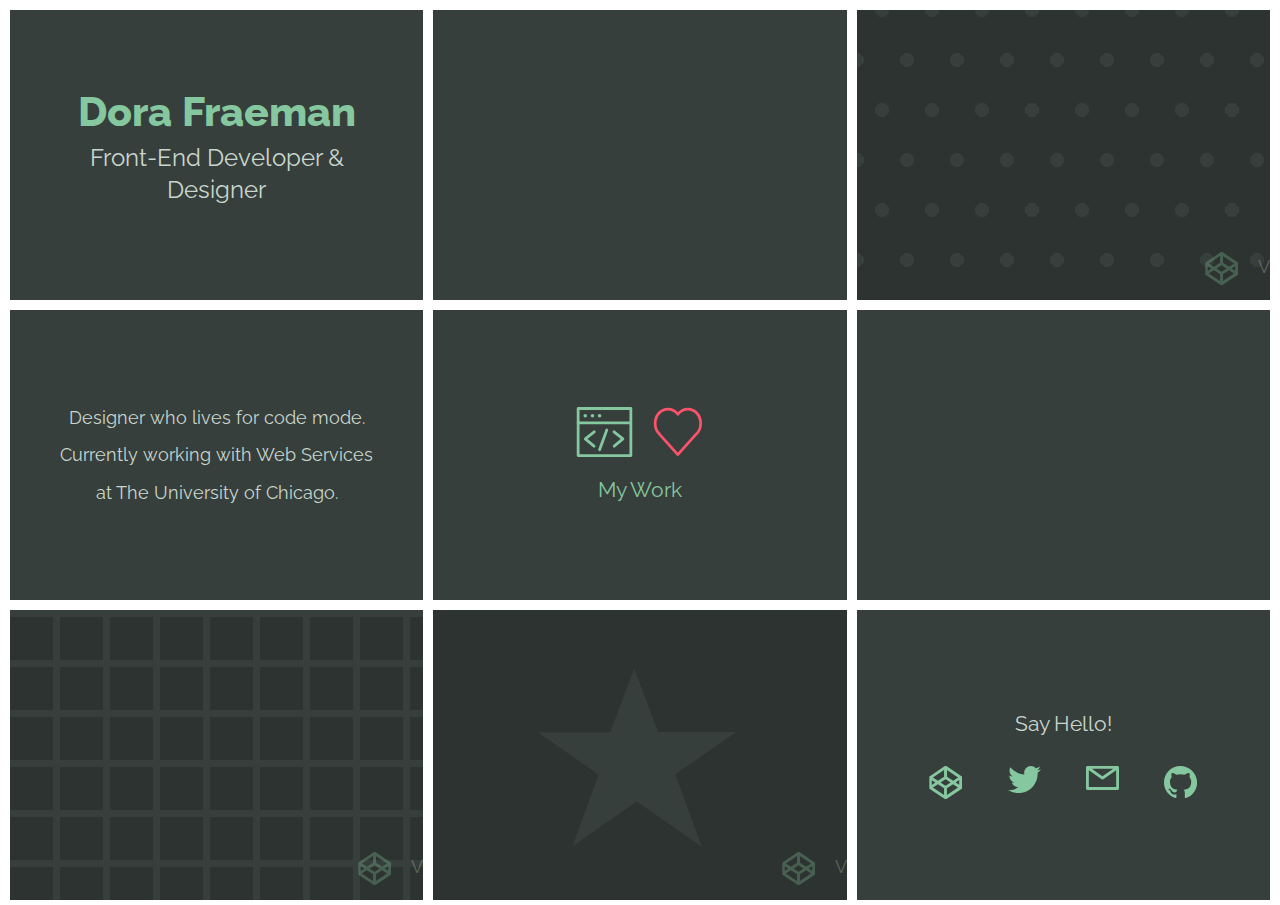
<file: index.html>
<!doctype html>
<head>
<meta charset="utf-8">
<title>Dora Fraeman | Front-End Developer &amp; Designer</title>
<meta name="description" content="">
<meta name="keywords" content="">
<meta name="viewport" content="width=device-width, initial-scale=1, user-scalable=0">
<link href="https://fonts.googleapis.com/css?family=Raleway:300,400,800" rel="stylesheet">
<link href="/css/site.css" rel="stylesheet" media="screen">

</head>

<body>
	<!-- Hi! Thanks for looking at my source code. May the force be with you, fellow HTML nerd. -->
	<article class="container">
		<div class="block me">
			<h1 class="name">Dora Fraeman</h1>
			<h2 class="title">Front-End Developer &amp; Designer</h2>
		</div>
		<div class="block null"></div>
		<div class="block dots">
			<p class="cp-link"><a href="http://codepen.io/dorafrae/pen/QKpmAw">
				<img src="/i/codepen.svg" alt="CodePen logo" class="cp-icon" />View on CodePen
			</a></p>
		</div>

		<div class="block intro">
			<p>Designer who lives for code mode. Currently working with Web Services at The University of Chicago.</p>
		</div>
		<div class="block work">

			<div class="icon-group"><a href="/work/">
				<img src="/i/icon-page.svg" alt="webpage graphic" class="icon-page">
				<img src="/i/icon-heart.svg" alt="heart outline" class="icon-heart">
			</a></div>
			<h3><a href="/work/">My Work</a></h3>
			
		</div>
		<div class="block null"></div>

		<div class="block grid">
			<div class="grid1"></div>
			<div class="grid2"></div>
			<div class="grid3"></div>
			<p class="cp-link"><a href="http://codepen.io/dorafrae/pen/ZpZRzq">
				<img src="/i/codepen.svg" alt="CodePen logo" class="cp-icon" />View on CodePen
			</a></p>
		</div>
		<div class="block star">
			<div class="star-wrap">
				<div class="star1"></div>
				<div class="star2"></div>
				<div class="star3"></div>
			</div>
			<p class="cp-link"><a href="http://codepen.io/dorafrae/pen/dpvmAq">
				<img src="/i/codepen.svg" alt="CodePen logo" class="cp-icon" />View on CodePen
			</a></p>
		</div>
		<div class="block social">
			<h3>Say Hello!</h3>
			<ul class="social-links">
				<li><a href="http://codepen.io/dorafrae/" class="codepen">CodePen</a></li>
				<li><a href="https://twitter.com/dorafrae" class="twitter">Twitter</a></li>
				<li><a href="mailto:dorafraeman@gmail.com" class="mail">Email</a></li>
				<li><a href="https://github.com/doraf" class="github">Github</a></li>
			</ul>
		</div>
	</article>

	<script src="https://ajax.googleapis.com/ajax/libs/jquery/3.1.0/jquery.min.js"></script>
	<script src="/js/core.js"></script>
</body>
</html>
</file>
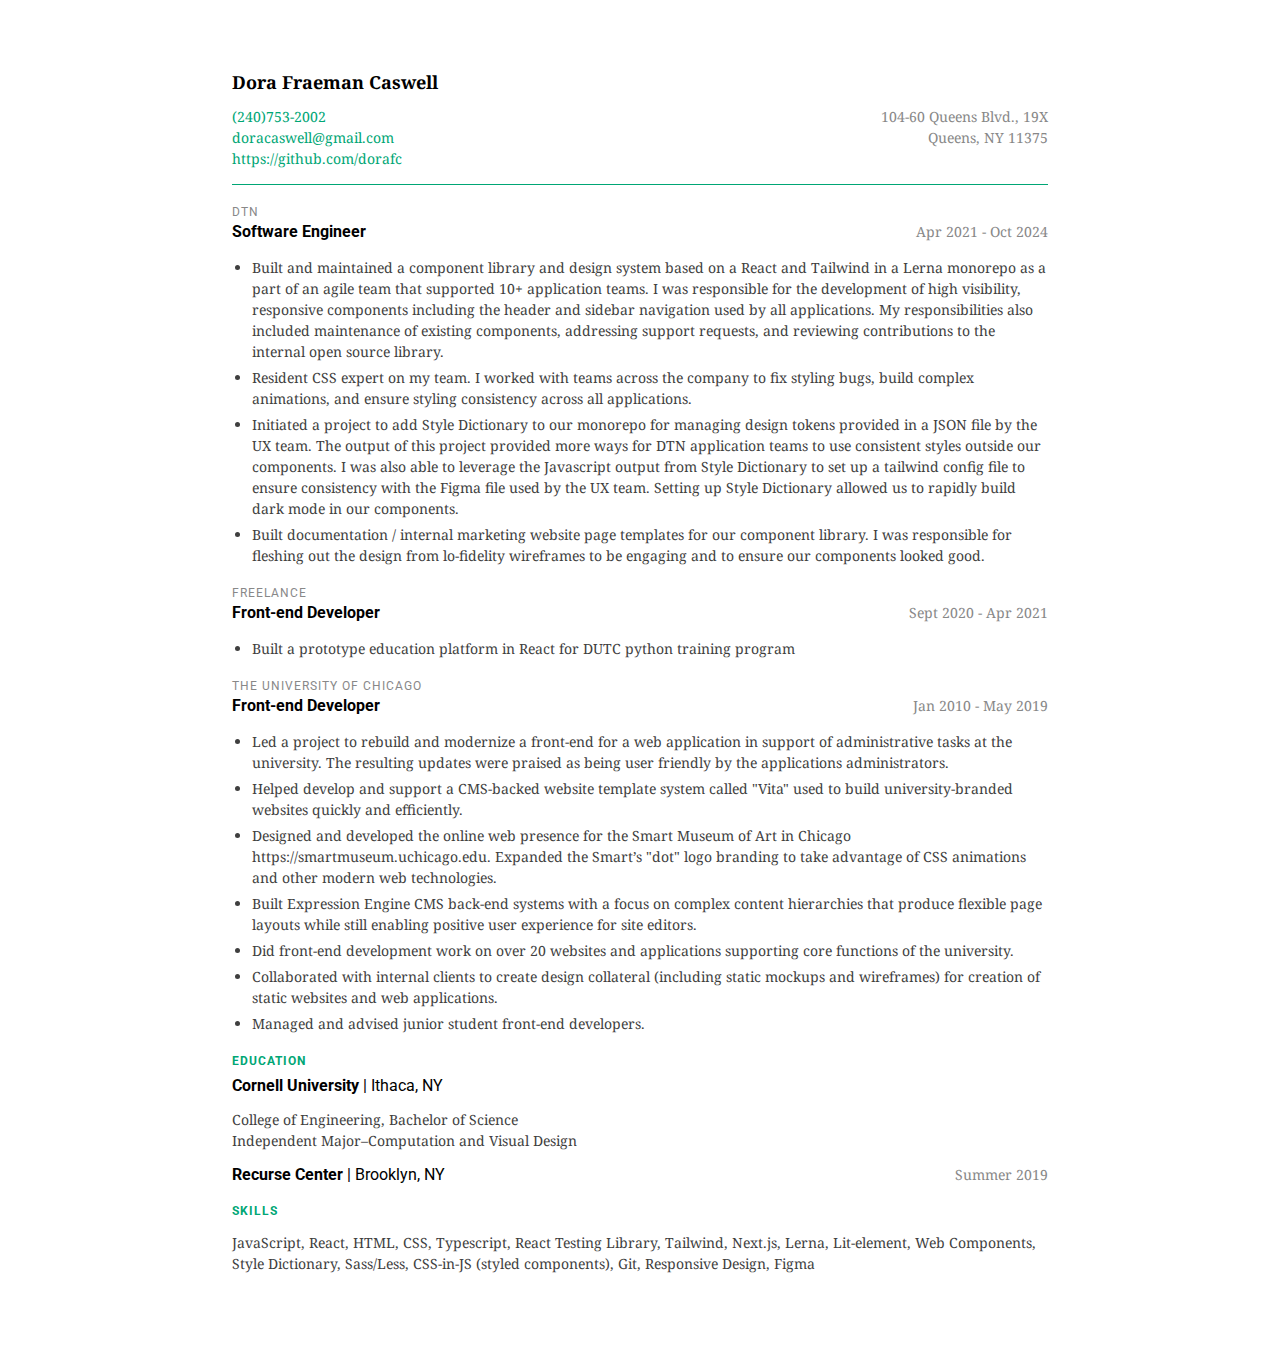
<file: resume/index.html>
<!DOCTYPE html>
<html lang="en">
<head>
  <meta charset="UTF-8">
  <meta name="viewport" content="width=device-width, initial-scale=1.0">
  <meta http-equiv="X-UA-Compatible" content="ie=edge">
  <link rel="stylesheet" href="style.css">
  <link href="https://fonts.googleapis.com/css?family=Noto+Serif:400,700&display=swap" rel="stylesheet">
  <link href="https://fonts.googleapis.com/css?family=Roboto:400,700&display=swap" rel="stylesheet">
  <title>Dora Caswell</title>
</head>
<body>
  <header>
    <h1>Dora Fraeman Caswell</h1>
    
    <div class="contact">
      <address>
        <a href="tel:+12407532002" class="phone">(240)753-2002</a><br />
        <a href="mailto:doracaswell@gmail.com" class="email">doracaswell@gmail.com</a><br />
        <a href="https://github.com/dorafc" class="github">https://github.com/dorafc</a>
      </address>

      <address>
        <span class="mail">104-60 Queens Blvd., 19X<br /> 
        Queens, NY 11375</span>
      </address>
    </div>
  </header>
  <main class="resume">
    <section class="work-experience">
      <section>
        <h4 class="employer">DTN</h4>
        <dl>
          <dt class="job-title">Software Engineer</dt>
          <dd class="dates">Apr 2021 - Oct 2024</dd>
        </dl>
        <ul>
          <li>Built and maintained a component library and design system based on a React and Tailwind in a Lerna monorepo as a part of an agile team that supported 10+ application teams. I was responsible for the development of high visibility, responsive components including the header and sidebar navigation used by all applications. My responsibilities also included maintenance of existing components, addressing support requests, and reviewing contributions to the internal open source library. </li>
          <li>Resident CSS expert on my team. I worked with teams across the company to fix styling bugs, build complex animations, and ensure styling consistency across all applications. </li>
          <li>Initiated a project to add Style Dictionary to our monorepo for managing design tokens provided in a JSON file by the UX team. The output of this project provided more ways for DTN application teams to use consistent styles outside our components. I was also able to leverage the Javascript output from Style Dictionary to set up a tailwind config file to ensure consistency with the Figma file used by the UX team. Setting up Style Dictionary allowed us to rapidly build dark mode in our components.</li>
          <li>Built documentation / internal marketing website page templates  for our component library. I was responsible for fleshing out the design from lo-fidelity wireframes to be engaging and to ensure our components looked good.</li>
        </ul>
      </section>

      <section>
        <h4 class="employer">Freelance</h4>
        <dl>
          <dt class="job-title">Front-end Developer</dt>
          <dd class="dates">Sept 2020 - Apr 2021</dd>
        </dl>
        <ul>
          <li>Built a prototype education platform in React for DUTC python training program</li>
        </ul>
      </section>

      <section>
        <h4 class="employer">The University of Chicago</h4>
        <dl>
          <dt class="job-title">Front-end Developer</dt>
          <dd class="dates">Jan 2010 - May 2019</dd>
        </dl>
        <ul>
          <li>Led a project to rebuild and modernize a front-end for a web application in support of administrative tasks at the university. The resulting updates were praised as being user friendly by the applications administrators.</li>
          <li>Helped develop and support a CMS-backed website template system called "Vita" used to build university-branded websites quickly and efficiently.</li>
          <li>Designed and developed the online web presence for the Smart Museum of Art in Chicago https://smartmuseum.uchicago.edu. Expanded the Smart’s "dot" logo branding to take advantage of CSS animations and other modern web technologies.</li>
          <li>Built Expression Engine CMS back-end systems with a focus on complex content hierarchies that produce flexible page layouts while still enabling positive user experience for site editors.</li>
          <li>Did front-end development work on over 20 websites and applications supporting core functions of the university.</li>
          <li>Collaborated with internal clients to create design collateral (including static mockups and wireframes) for creation of static websites and web applications.</li>
          <li>Managed and advised junior student front-end developers.</li>
        </ul>
      </section>
    </section>

    <section>
      <h2>Education</h2>
      <dl>
        <dt>Cornell University <span class="location">| Ithaca, NY</span></dt>
        <!-- <dd>Graduated Jan 2008</dd> -->
      </dl>
      <p>College of Engineering, Bachelor of Science<br />
        Independent Major–Computation and Visual Design
      </p>

      <dl>
        <dt>Recurse Center <span class="location">| Brooklyn, NY</span></dt>
        <dd>Summer 2019</dd>
      </dl>
    </section>

    <!-- <section>
      <h2>Projects</h2>
      <dl>
        <dt>Quilt Generator</dt>
        <dd></dd>
      </dl>
      <p>Quilt Generator is a procedural quilt pattern generator implemented in JavaScript.  By changing parameters, such as the types of block patterns, the color palette, and the frequency that each is repeated, the code generates a unique quilt pattern. The generator can match up edges to create cellular automata-like patterns. I created this generator with an intent to sew a real quilt based on one of these patterns.
      <br /><a href="https://github.com/dorafc/p5-quilt">https://github.com/dorafc/p5-quilt</a>
      </p> 
    </section> -->

    <section>
      <h2>Skills</h2>
      <p>JavaScript, React, HTML, CSS, Typescript, React Testing Library, Tailwind, Next.js, Lerna, Lit-element, Web Components, Style Dictionary, Sass/Less, CSS-in-JS (styled components), Git, Responsive Design, Figma</p>
    </section>
    
  </main>
</body>
</html>
</file>
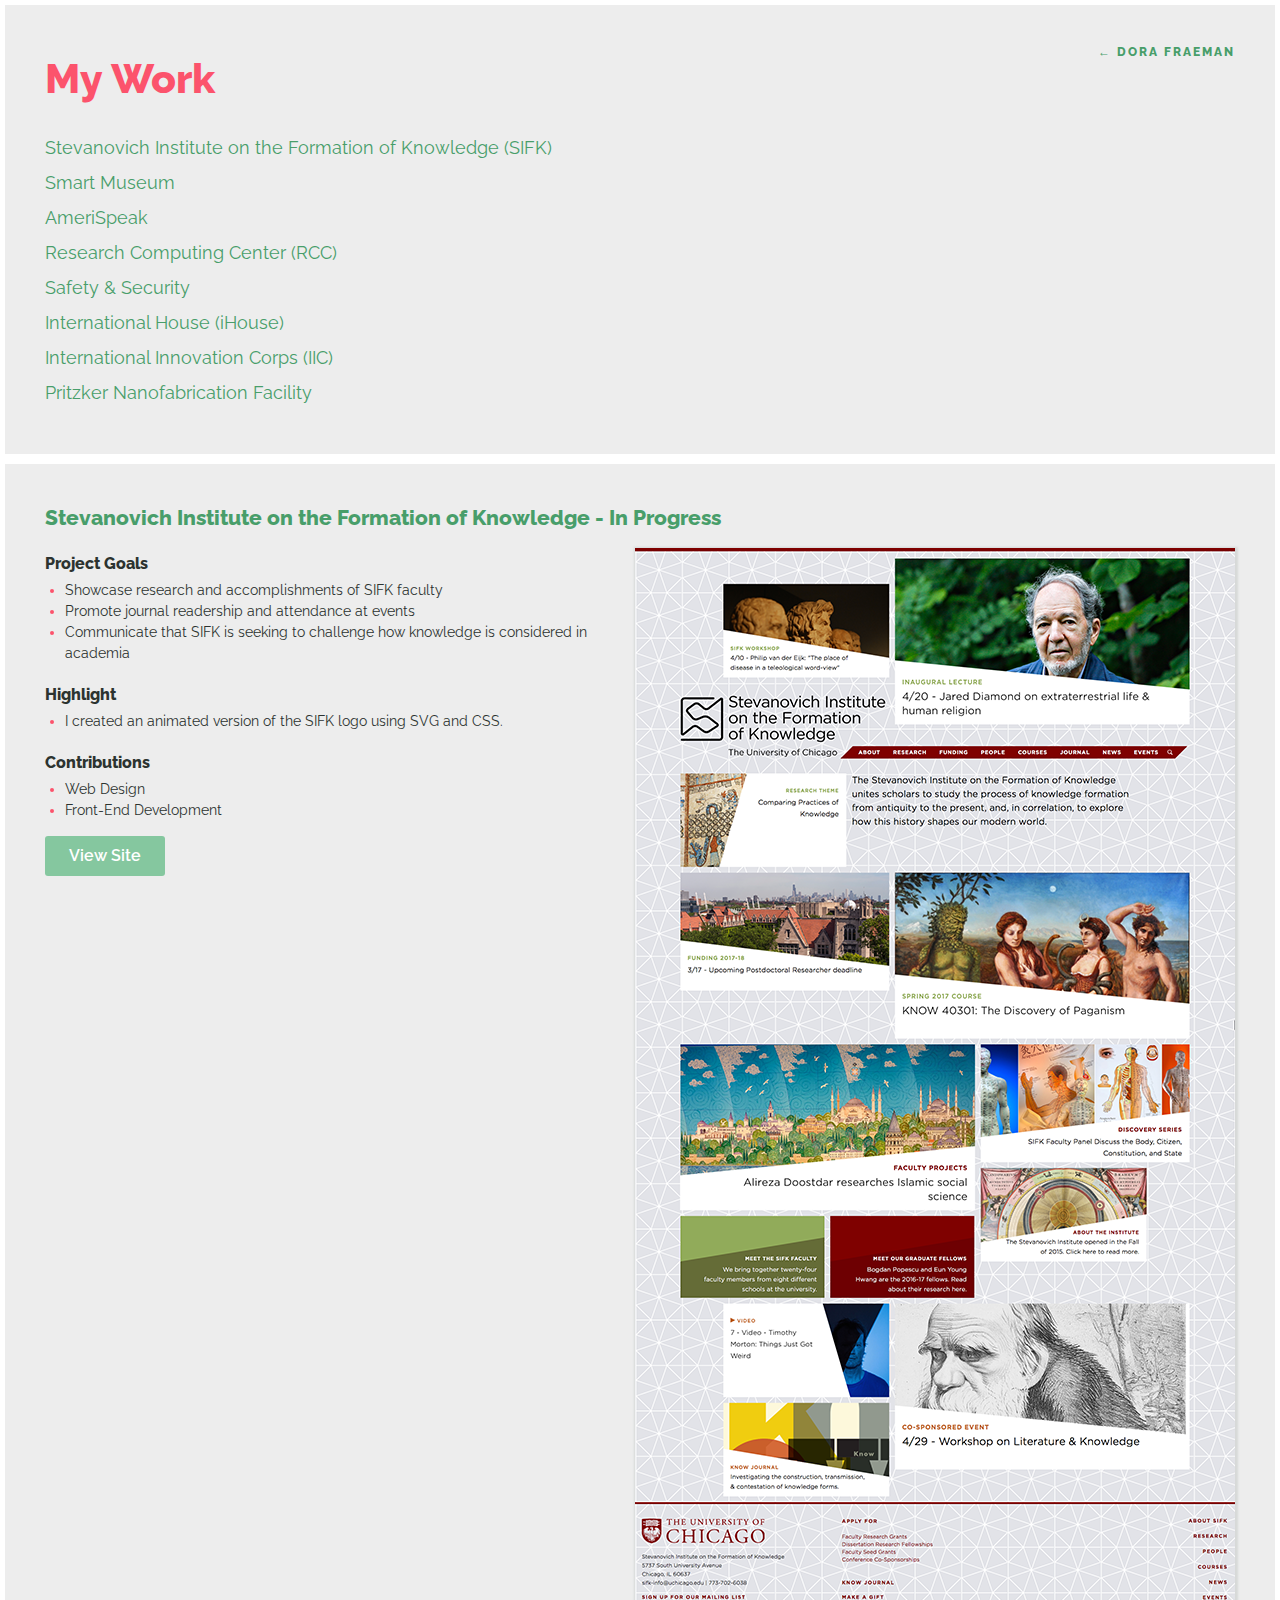
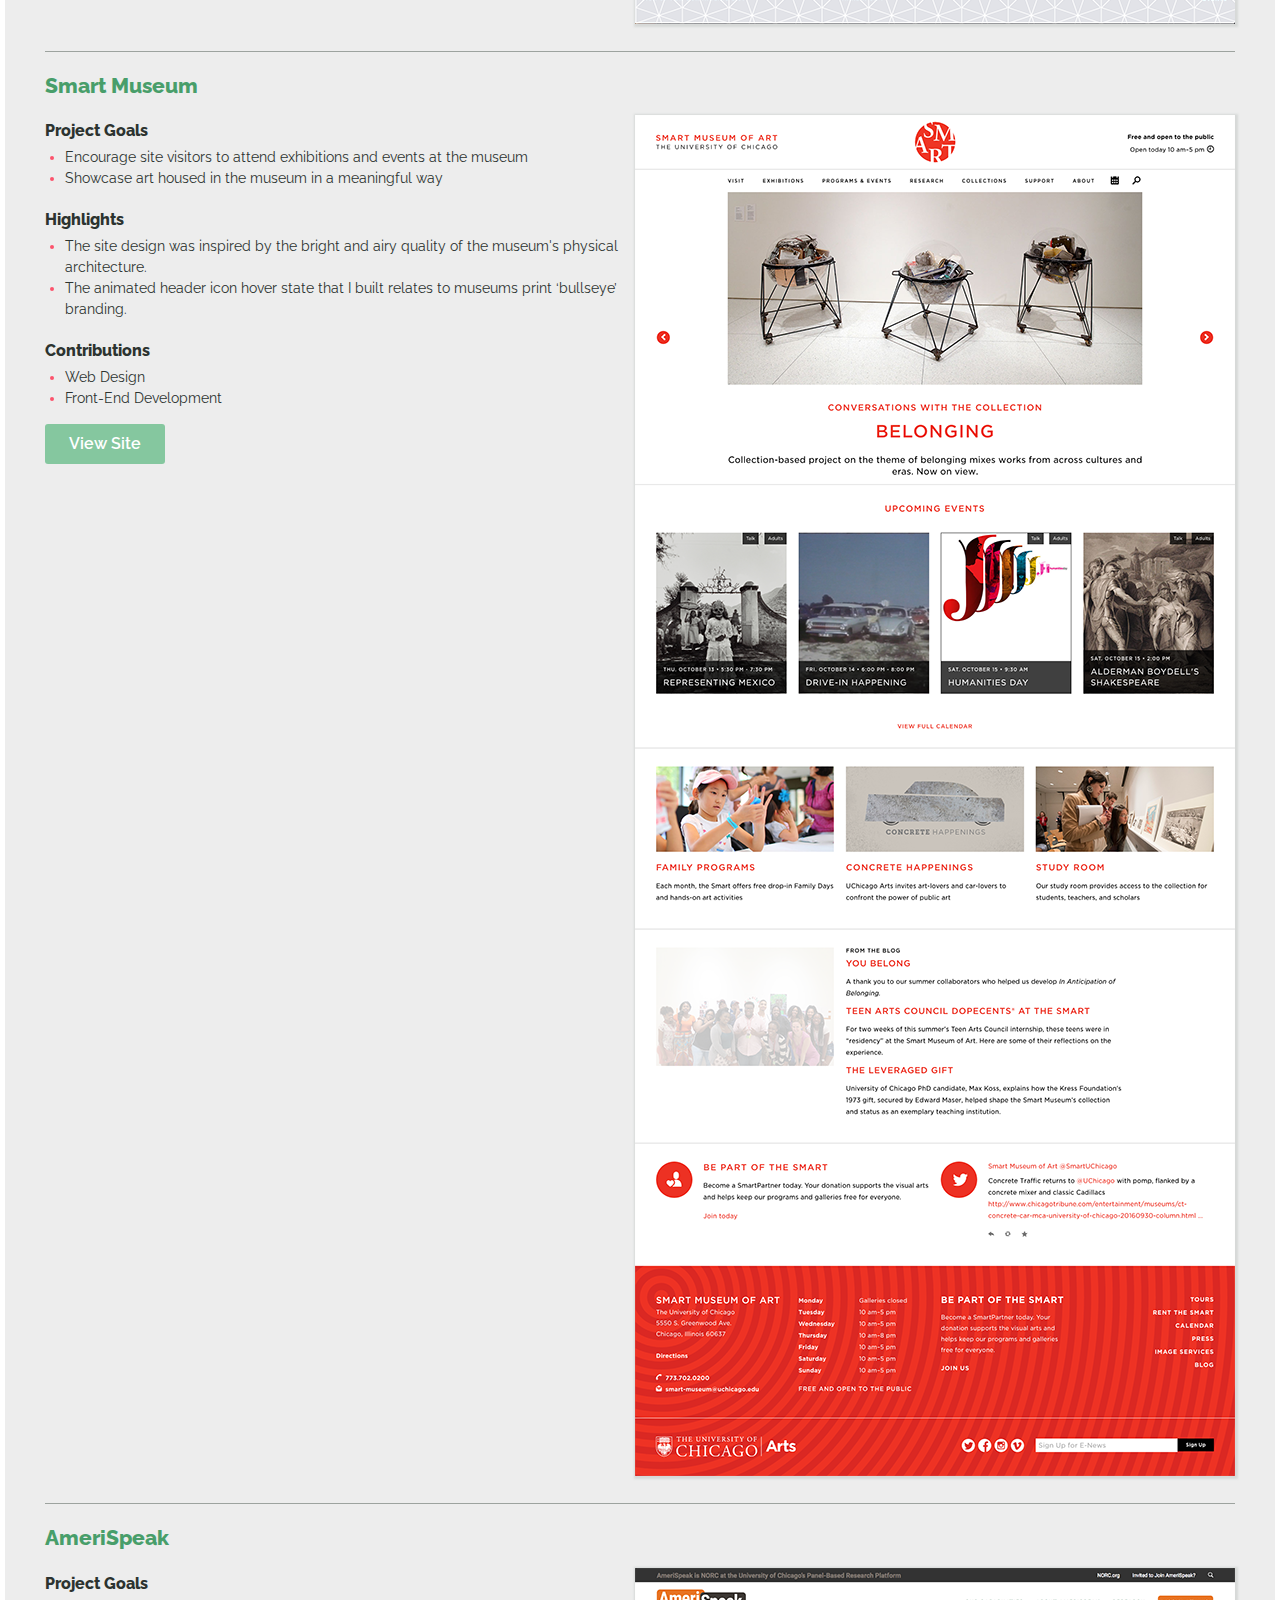
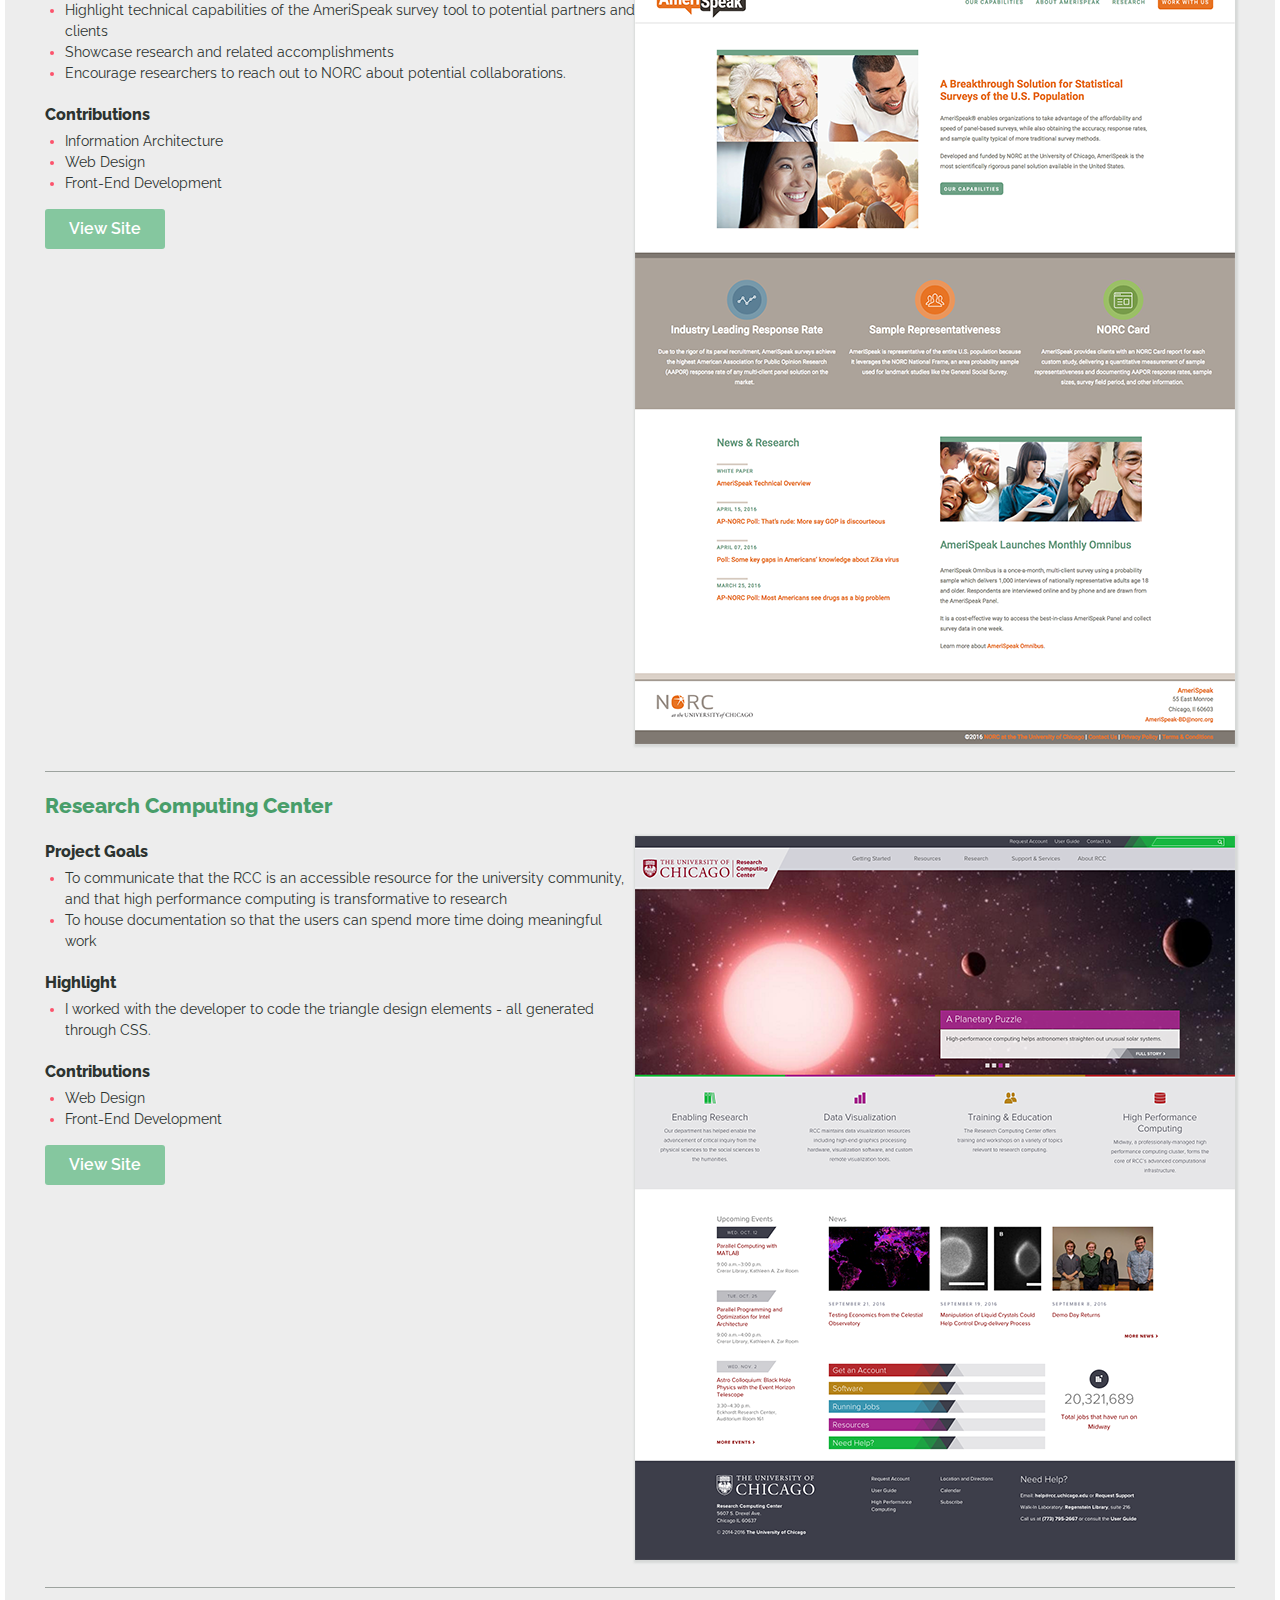
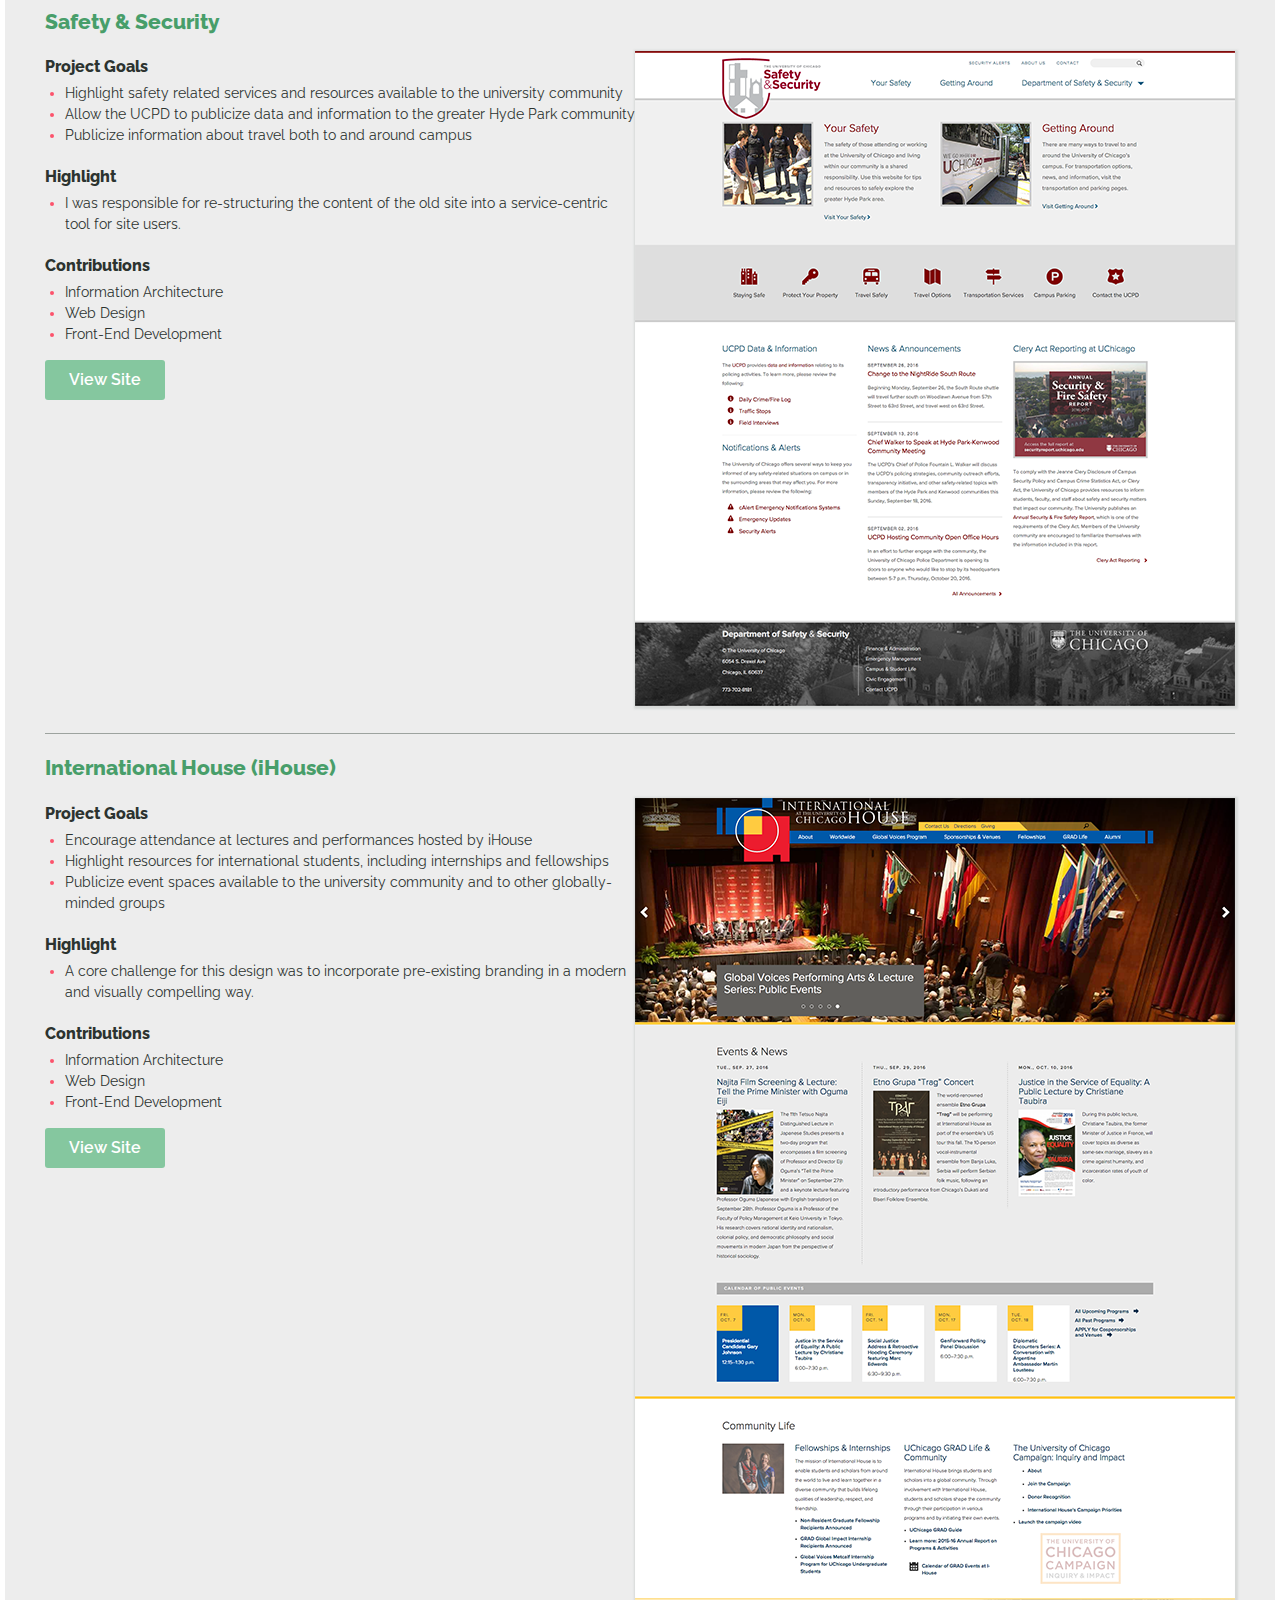
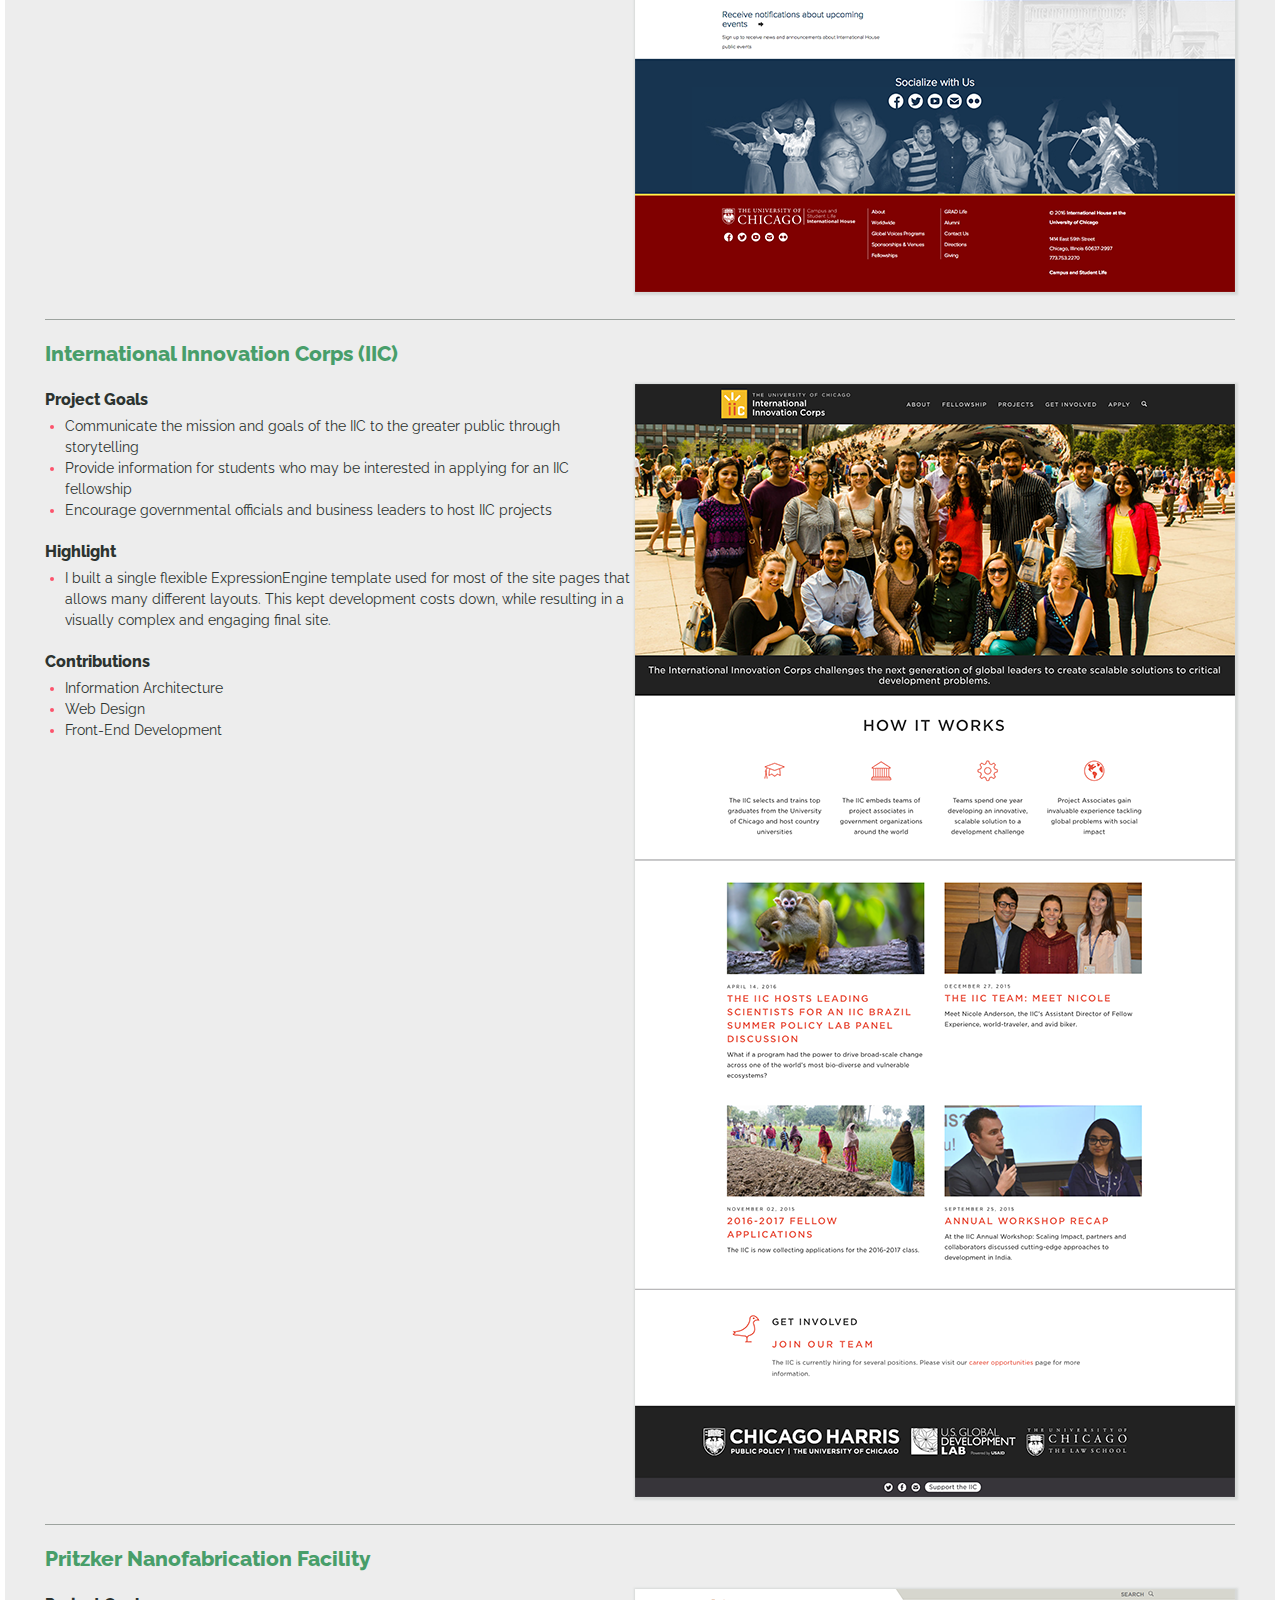
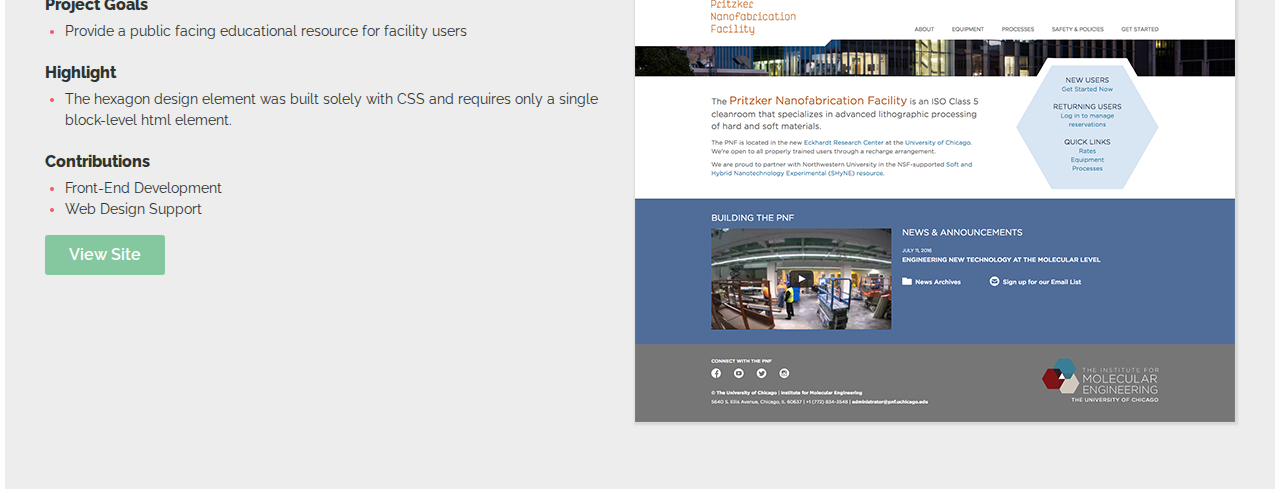
<file: work/index.html>
<!doctype html>
<head>
<meta charset="utf-8">
<title>Dora Fraeman | Front-End Developer &amp; Designer | My Work</title>
<meta name="description" content="">
<meta name="keywords" content="">
<meta name="viewport" content="width=device-width, initial-scale=1, user-scalable=0">
<link href="https://fonts.googleapis.com/css?family=Raleway:300,400,800" rel="stylesheet">
<link href="/css/site.css" rel="stylesheet" media="screen">

</head>

<body>
	<nav class="work-nav">
		<h5><a class="home-link" href="../"> &larr; Dora Fraeman</a></h5>
		<h1 class="work-title">My Work</h1>
		<ul class="work-nav-link">
			<li><a href="#sifk">Stevanovich Institute on the Formation of Knowledge (SIFK)</a></li>
			<li><a href="#smart">Smart Museum</a></li>
			<li><a href="#amerispeak">AmeriSpeak</a></li>
			<li><a href="#rcc">Research Computing Center (RCC)</a></li>
			<li><a href="#safety">Safety &amp; Security</a></li>
			<li><a href="#ihouse">International House (iHouse)</a></li>
			<li><a href="#iic">International Innovation Corps (IIC)</a></li>
			<li><a href="#pnf">Pritzker Nanofabrication Facility</a></li>
		</ul>
	</nav>

	<article class="work-content">
		<!-- sifk -->
		<div class="site-info">
			<h2 class="site-title" id="sifk">Stevanovich Institute on the Formation of Knowledge - In Progress</h2>
			<div class="screenshots modal">
				<label for="modal-sifk"><img src="/i/ss/sifk-thumb.png" class="ss" alt="SIFK site design thumbnail" /></label>
				<input class="modal-state" id="modal-sifk" type="checkbox" />
				<div class="modal-fade-screen">
				    <div class="modal-inner">
				     	<div class="modal-close" for="modal-sifk"></div>
				     	<img src="/i/ss/sifk-full.png" alt="SIFK site design" />
				    </div>
				</div>
			</div>
			<div class="site-about">
				<h4>Project Goals</h4>
				<ul>
					<li><span>Showcase research and accomplishments of SIFK faculty</span></li>
					<li><span>Promote journal readership and attendance at events</span></li>
					<li><span>Communicate that SIFK is seeking to challenge how knowledge is considered in academia</span></li>
				</ul>
				<h4>Highlight</h4>
				<ul>
					<li><span>I created an animated version of the SIFK logo using SVG and CSS.</span></li>
				</ul>
				<h4>Contributions</h4>
				<ul class="contributions">
					<li><span>Web Design</span></li>
					<li><span>Front-End Development</span></li>
				</ul>
				<a href="http://sifk.uchicago.edu" class="site-view"><button>View Site</button></a>
			</div>
		</div>

		<!-- smart museum -->
		<div class="site-info">
			<h2 class="site-title" id="smart">Smart Museum</h2>
			<div class="screenshots modal">
				<label for="modal-smart"><img src="/i/ss/smart-thumb.png" class="ss" alt="Smart Museum screenshot thumbnail" /></label>
				<input class="modal-state" id="modal-smart" type="checkbox" />
				<div class="modal-fade-screen">
				    <div class="modal-inner">
				     	<div class="modal-close" for="modal-smart"></div>
				     	<img src="/i/ss/smart-full.png" alt="smart museum screenshot" />
				    </div>
				</div>
			</div>
			<div class="site-about">
				<h4>Project Goals</h4>
				<ul>
					<li><span>Encourage site visitors to attend exhibitions and events at the museum</span></li>
					<li><span>Showcase art housed in the museum in a meaningful way</span></li>
				</ul>
				<h4>Highlights</h4>
				<ul>
					<li><span>The site design was inspired by the bright and airy quality of the museum's physical architecture.</span></li>
					<li><span>The animated header icon hover state that I built relates to museums print ‘bullseye’ branding.</span></li>
				</ul>
				<h4>Contributions</h4>
				<ul class="contributions">
					<li><span>Web Design</span></li>
					<li><span>Front-End Development</span></li>
				</ul>
				<a href="http://smartmuseum.uchicago.edu"><button class="site-view">View Site</button></a>
			</div>
		</div>

		<!-- amerispeak -->
		<div class="site-info">
			<h2 class="site-title" id="amerispeak">AmeriSpeak</h2>
			<div class="screenshots modal">
				<label for="modal-ameri"><img src="/i/ss/ameri-thumb.png" class="ss" alt="Amerispeak site screenshot thumbnail" /></label>
				<input class="modal-state" id="modal-ameri" type="checkbox" />
				<div class="modal-fade-screen">
				    <div class="modal-inner">
				     	<div class="modal-close" for="modal-ameri"></div>
				     	<img src="/i/ss/ameri-full.png" alt="Amerispeak site screenshot" />
				    </div>
				</div>
			</div>
			<div class="site-about">
				<h4>Project Goals</h4>
				<ul>
					<li><span>Highlight technical capabilities of the AmeriSpeak survey tool to potential partners and clients</span></li>
					<li><span>Showcase research and related accomplishments</span></li>
					<li><span>Encourage researchers to reach out to NORC about potential collaborations.</span></li>
				</ul>
				<h4>Contributions</h4>
				<ul class="contributions">
					<li><span>Information Architecture</span></li>
					<li><span>Web Design</span></li>
					<li><span>Front-End Development</span></li>
				</ul>
				<a href="http://amerispeak.norc.org" class="site-view"><button>View Site</button></a>
			</div>
		</div>

		<!-- rcc -->
		<div class="site-info">
			<h2 class="site-title" id="rcc">Research Computing Center</h2>
			<div class="screenshots modal">
				<label for="modal-rcc"><img src="/i/ss/rcc-thumb.png" class="ss" alt="RCC site screenshot thumbnail" /></label>
				<input class="modal-state" id="modal-rcc" type="checkbox" />
				<div class="modal-fade-screen">
				    <div class="modal-inner">
				     	<div class="modal-close" for="modal-rcc"></div>
				     	<img src="/i/ss/rcc-full.png" alt="RCC site screenshot" />
				    </div>
				</div>
			</div>
			<div class="site-about">
				<h4>Project Goals</h4>
				<ul>
					<li><span>To communicate that the RCC is an accessible resource for the university community, and that high performance computing is transformative to research</span></li>
					<li><span>To house documentation so that the users can spend more time doing meaningful work</span></li>
				</ul>
				<h4>Highlight</h4>
				<ul>
					<li><span>I worked with the developer to code the triangle design elements - all generated through CSS.</span></li>
				</ul>
				<h4>Contributions</h4>
				<ul class="contributions">
					<li><span>Web Design</span></li>
					<li><span>Front-End Development</span></li>
				</ul>
				<a href="http://rcc.uchicago.edu" class="site-view"><button>View Site</button></a>
			</div>
		</div>

		<!-- safety and security -->
		<div class="site-info">
			<h2 class="site-title" id="safety">Safety &amp; Security</h2>
			<div class="screenshots modal">
				<label for="modal-safety"><img src="/i/ss/safety-thumb.png" class="ss" alt="Safety and Security site screenshot thumbnail" /></label>
				<input class="modal-state" id="modal-safety" type="checkbox" />
				<div class="modal-fade-screen">
				    <div class="modal-inner">
				     	<div class="modal-close" for="modal-safety"></div>
				     	<img src="/i/ss/safety-full.png" alt="Safety and Security site screenshot" />
				    </div>
				</div>
			</div>
			<div class="site-about">
				<h4>Project Goals</h4>
				<ul>
					<li><span>Highlight safety related services and resources available to the university community</span></li>
					<li><span>Allow the UCPD to publicize data and information to the greater Hyde Park community</span></li>
					<li><span>Publicize information about travel both to and around campus</span></li>
				</ul>
				<h4>Highlight</h4>
				<ul>
					<li><span> I was responsible for re-structuring the content of the old site into a service-centric tool for site users. </span></li>
				</ul>
				<h4>Contributions</h4>
				<ul class="contributions">
					<li><span>Information Architecture</span></li>
					<li><span>Web Design</span></li>
					<li><span>Front-End Development</span></li>
				</ul>
				<a href="http://safety-security.uchicago.edu" class="site-view"><button>View Site</button></a>
			</div>
		</div>

		<!-- ihouse -->
		<div class="site-info">
			<h2 class="site-title" id="ihouse">International House (iHouse)</h2>
			<div class="screenshots modal">
				<label for="modal-ihouse"><img src="/i/ss/ihouse-thumb.png" class="ss" alt="Ihouse site screenshot thumbnail" /></label>
				<input class="modal-state" id="modal-ihouse" type="checkbox" />
				<div class="modal-fade-screen">
				    <div class="modal-inner">
				     	<div class="modal-close" for="modal-ihouse"></div>
				     	<img src="/i/ss/ihouse-full.png" alt="Ihouse site screenshot" />
				    </div>
				</div>
			</div>
			<div class="site-about">
				<h4>Project Goals</h4>
				<ul>
					<li><span>Encourage attendance at lectures and performances hosted by iHouse</span></li>
					<li><span>Highlight resources for international students, including internships and fellowships</span></li>
					<li><span>Publicize event spaces available to the university community and to other globally-minded groups</span></li>
				</ul>
				<h4>Highlight</h4>
				<ul>
					<li><span>A core challenge for this design was to incorporate pre-existing branding in a modern and visually compelling way. </span></li>
				</ul>
				<h4>Contributions</h4>
				<ul class="contributions">
					<li><span>Information Architecture</span></li>
					<li><span>Web Design</span></li>
					<li><span>Front-End Development</span></li>
				</ul>
				<a href="http://ihouse.uchicago.edu" class="site-view"><button>View Site</button></a>
			</div>
		</div>

		<!-- iic -->
		<div class="site-info">
			<h2 class="site-title" id="iic">International Innovation Corps (IIC)</h2>
			<div class="screenshots modal">
				<label for="modal-iic"><img src="/i/ss/iic-thumb.png" class="ss" alt="IIC site screenshot thumbnail" /></label>
				<input class="modal-state" id="modal-iic" type="checkbox" />
				<div class="modal-fade-screen">
				    <div class="modal-inner">
				     	<div class="modal-close" for="modal-iic"></div>
				     	<img src="/i/ss/iic-full.png" alt="IIC site screenshot" />
				    </div>
				</div>
			</div>
			<div class="site-about">
				<h4>Project Goals</h4>
				<ul>
					<li><span>Communicate the mission and goals of the IIC to the greater public through storytelling</span></li>
					<li><span>Provide information for students who may be interested in applying for an IIC fellowship</span></li>
					<li><span>Encourage governmental officials and business leaders to host IIC projects</span></li>
				</ul>
				<h4>Highlight</h4>
				<ul>
					<li><span>I built a single flexible ExpressionEngine template used for most of the site pages that allows many different layouts. This kept development costs down, while resulting in a visually complex and engaging final site.</span></li>
				</ul>
				<h4>Contributions</h4>
				<ul class="contributions">
					<li><span>Information Architecture</span></li>
					<li><span>Web Design</span></li>
					<li><span>Front-End Development</span></li>
				</ul>
				<!-- <a href="http://iic.uchicago.edu" class="site-view"><button>View Site</button></a> -->
			</div>
		</div>

		

		<!-- pnf -->
		<div class="site-info">
			<h2 class="site-title" id="pnf">Pritzker Nanofabrication Facility</h2>
			<div class="screenshots modal">
				<label for="modal-pnf"><img src="/i/ss/pnf-thumb.png" class="ss" alt="PNF site screenshot thumbnail" /></label>
				<input class="modal-state" id="modal-pnf" type="checkbox" />
				<div class="modal-fade-screen">
				    <div class="modal-inner">
				     	<div class="modal-close" for="modal-pnf"></div>
				     	<img src="/i/ss/pnf-full.png" alt="PNF site screenshot" />
				    </div>
				</div>
			</div>
			<div class="site-about">
				<h4>Project Goals</h4>
				<ul>
					<li><span>Provide a public facing educational resource for facility users</span></li>
				</ul>
				<h4>Highlight</h4>
				<ul>
					<li><span>The hexagon design element was built solely with CSS and requires only a single block-level html element. </span></li>
				</ul>
				<h4>Contributions</h4>
				<ul class="contributions">
					<li><span>Front-End Development</span></li>
					<li><span>Web Design Support</span></li>
				</ul>
				<a href="http://pnf.uchicago.edu" class="site-view"><button>View Site</button></a>
			</div>
		</div>

		
	</article>

	<script src="https://ajax.googleapis.com/ajax/libs/jquery/3.1.0/jquery.min.js"></script>
	<script src="/js/core.js"></script>
</body>
</html>
</file>
<file: resume/style.css>
:root{
  --weight-regular: 400;
  --weight-bold: 700;

  --green: #00a675;
  --dark: #3f3f3f;
  --medium: #888;

  --font-sans-serif: 'Roboto', sans-serif;
  --font-serif: 'Noto Serif', serif;
}

html{
  display: flex;
  justify-content: center;
  font-family: var(--font-serif);
  color: var(--dark);
  padding: 50px 0;
}

h1,h2, h3, h4, h5, h6{
  font-family: var(--font-serif);
  font-weight: var(--weight-regular);
  color: #000;
}

a{
  color: var(--green);
  text-decoration: none;
}

address{
  font-style: normal;
  line-height: 1.4em;
  color: var(--medium);
}

address:nth-of-type(2){
  text-align: right;
}

h1{
  font-size: 18px;  
  font-weight: var(--weight-bold);
}

h2{
  font-family: var(--font-sans-serif);
  font-size: 12px;
  font-weight: var(--weight-bold);
  margin: 20px 0 8px;
  color: var(--green);
  text-transform: uppercase;
  letter-spacing: 1px;
}


h4{
  font-family: var(--font-sans-serif);
  color: var(--medium);
  text-transform: uppercase;
  letter-spacing: 1px;
  font-size: 12px;
  margin: 20px 0 3px 0;
}

dl{
  display: flex;
  flex-direction: row;
  width: 100%;
  justify-content: space-between;
  margin: 0;
}

dt, .project{
  font-weight: var(--weight-bold);
  font-family: var(--font-sans-serif);
  font-size: 16px;
  color: #000;
}

dt .location{
  font-weight: var(--weight-regular);
}

dd{
  color: var(--medium);
  font-size: 14px;
}

body{
  max-width: 8.5in;
  /* padding: .5in; */
}

ul{
  padding-inline-start: 20px;
}

li, p, address{
  font-size: 14px;
  line-height: 1.5em;
}

li{
  margin-bottom: 5px;
}
header{
  border-bottom: solid 1px var(--green);
  padding-bottom: 15px;
}

.contact{
  display: flex;
  flex-direction: row;
  justify-content: space-between;
}
</file>
<file: css/site.css>
html {
  box-sizing: border-box; }

*, *::after, *::before {
  box-sizing: inherit; }

button, input[type="button"], input[type="reset"], input[type="submit"] {
  -webkit-appearance: none;
     -moz-appearance: none;
          appearance: none;
  background-color: #85c79f;
  border: 0;
  border-radius: 3px;
  color: #fff;
  cursor: pointer;
  display: inline-block;
  font-family: "Raleway", sans-serif;
  font-size: 1em;
  -webkit-font-smoothing: antialiased;
  font-weight: 600;
  line-height: 1;
  padding: 0.75em 1.5em;
  text-align: center;
  text-decoration: none;
  -webkit-transition: background-color 150ms ease;
  transition: background-color 150ms ease;
  -webkit-user-select: none;
     -moz-user-select: none;
      -ms-user-select: none;
          user-select: none;
  vertical-align: middle;
  white-space: nowrap; }
  button:hover, button:focus, input[type="button"]:hover, input[type="button"]:focus, input[type="reset"]:hover, input[type="reset"]:focus, input[type="submit"]:hover, input[type="submit"]:focus {
    background-color: #6a9f7f;
    color: #fff; }
  button:disabled, input[type="button"]:disabled, input[type="reset"]:disabled, input[type="submit"]:disabled {
    cursor: not-allowed;
    opacity: 0.5; }
    button:disabled:hover, input[type="button"]:disabled:hover, input[type="reset"]:disabled:hover, input[type="submit"]:disabled:hover {
      background-color: #85c79f; }

fieldset {
  background-color: transparent;
  border: 0;
  margin: 0;
  padding: 0; }

legend {
  font-weight: 600;
  margin-bottom: 0.375em;
  padding: 0; }

label {
  display: block;
  font-weight: 600;
  margin-bottom: 0.375em; }

input,
select,
textarea {
  display: block;
  font-family: "Raleway", sans-serif;
  font-size: 1em; }

input[type="color"], input[type="date"], input[type="datetime"], input[type="datetime-local"], input[type="email"], input[type="month"], input[type="number"], input[type="password"], input[type="search"], input[type="tel"], input[type="text"], input[type="time"], input[type="url"], input[type="week"], input:not([type]), textarea {
  -webkit-appearance: none;
     -moz-appearance: none;
          appearance: none;
  background-color: #fff;
  border: 1px solid #c9d6cd;
  border-radius: 3px;
  box-shadow: inset 0 1px 3px rgba(0, 0, 0, 0.06);
  box-sizing: border-box;
  margin-bottom: 0.75em;
  padding: 0.5em;
  -webkit-transition: border-color 150ms ease;
  transition: border-color 150ms ease;
  width: 100%; }
  input[type="color"]:hover, input[type="date"]:hover, input[type="datetime"]:hover, input[type="datetime-local"]:hover, input[type="email"]:hover, input[type="month"]:hover, input[type="number"]:hover, input[type="password"]:hover, input[type="search"]:hover, input[type="tel"]:hover, input[type="text"]:hover, input[type="time"]:hover, input[type="url"]:hover, input[type="week"]:hover, input:not([type]):hover, textarea:hover {
    border-color: #a1aba4; }
  input[type="color"]:focus, input[type="date"]:focus, input[type="datetime"]:focus, input[type="datetime-local"]:focus, input[type="email"]:focus, input[type="month"]:focus, input[type="number"]:focus, input[type="password"]:focus, input[type="search"]:focus, input[type="tel"]:focus, input[type="text"]:focus, input[type="time"]:focus, input[type="url"]:focus, input[type="week"]:focus, input:not([type]):focus, textarea:focus {
    border-color: #85c79f;
    box-shadow: inset 0 1px 3px rgba(0, 0, 0, 0.06), 0 0 5px rgba(116, 191, 145, 0.7);
    outline: none; }
  input[type="color"]:disabled, input[type="date"]:disabled, input[type="datetime"]:disabled, input[type="datetime-local"]:disabled, input[type="email"]:disabled, input[type="month"]:disabled, input[type="number"]:disabled, input[type="password"]:disabled, input[type="search"]:disabled, input[type="tel"]:disabled, input[type="text"]:disabled, input[type="time"]:disabled, input[type="url"]:disabled, input[type="week"]:disabled, input:not([type]):disabled, textarea:disabled {
    background-color: #f2f2f2;
    cursor: not-allowed; }
    input[type="color"]:disabled:hover, input[type="date"]:disabled:hover, input[type="datetime"]:disabled:hover, input[type="datetime-local"]:disabled:hover, input[type="email"]:disabled:hover, input[type="month"]:disabled:hover, input[type="number"]:disabled:hover, input[type="password"]:disabled:hover, input[type="search"]:disabled:hover, input[type="tel"]:disabled:hover, input[type="text"]:disabled:hover, input[type="time"]:disabled:hover, input[type="url"]:disabled:hover, input[type="week"]:disabled:hover, input:not([type]):disabled:hover, textarea:disabled:hover {
      border: 1px solid #c9d6cd; }
  input[type="color"]::-webkit-input-placeholder, input[type="date"]::-webkit-input-placeholder, input[type="datetime"]::-webkit-input-placeholder, input[type="datetime-local"]::-webkit-input-placeholder, input[type="email"]::-webkit-input-placeholder, input[type="month"]::-webkit-input-placeholder, input[type="number"]::-webkit-input-placeholder, input[type="password"]::-webkit-input-placeholder, input[type="search"]::-webkit-input-placeholder, input[type="tel"]::-webkit-input-placeholder, input[type="text"]::-webkit-input-placeholder, input[type="time"]::-webkit-input-placeholder, input[type="url"]::-webkit-input-placeholder, input[type="week"]::-webkit-input-placeholder, input:not([type])::-webkit-input-placeholder, textarea::-webkit-input-placeholder {
    color: #dfe6e1; }
  input[type="color"]::-moz-placeholder, input[type="date"]::-moz-placeholder, input[type="datetime"]::-moz-placeholder, input[type="datetime-local"]::-moz-placeholder, input[type="email"]::-moz-placeholder, input[type="month"]::-moz-placeholder, input[type="number"]::-moz-placeholder, input[type="password"]::-moz-placeholder, input[type="search"]::-moz-placeholder, input[type="tel"]::-moz-placeholder, input[type="text"]::-moz-placeholder, input[type="time"]::-moz-placeholder, input[type="url"]::-moz-placeholder, input[type="week"]::-moz-placeholder, input:not([type])::-moz-placeholder, textarea::-moz-placeholder {
    color: #dfe6e1; }
  input[type="color"]:-ms-input-placeholder, input[type="date"]:-ms-input-placeholder, input[type="datetime"]:-ms-input-placeholder, input[type="datetime-local"]:-ms-input-placeholder, input[type="email"]:-ms-input-placeholder, input[type="month"]:-ms-input-placeholder, input[type="number"]:-ms-input-placeholder, input[type="password"]:-ms-input-placeholder, input[type="search"]:-ms-input-placeholder, input[type="tel"]:-ms-input-placeholder, input[type="text"]:-ms-input-placeholder, input[type="time"]:-ms-input-placeholder, input[type="url"]:-ms-input-placeholder, input[type="week"]:-ms-input-placeholder, input:not([type]):-ms-input-placeholder, textarea:-ms-input-placeholder {
    color: #dfe6e1; }
  input[type="color"]::placeholder, input[type="date"]::placeholder, input[type="datetime"]::placeholder, input[type="datetime-local"]::placeholder, input[type="email"]::placeholder, input[type="month"]::placeholder, input[type="number"]::placeholder, input[type="password"]::placeholder, input[type="search"]::placeholder, input[type="tel"]::placeholder, input[type="text"]::placeholder, input[type="time"]::placeholder, input[type="url"]::placeholder, input[type="week"]::placeholder, input:not([type])::placeholder, textarea::placeholder {
    color: #dfe6e1; }

textarea {
  resize: vertical; }

[type="checkbox"],
[type="radio"] {
  display: inline;
  margin-right: 0.375em; }

[type="file"] {
  margin-bottom: 0.75em;
  width: 100%; }

select {
  margin-bottom: 0.75em;
  width: 100%; }

html {
  box-sizing: border-box; }

*,
*::before,
*::after {
  box-sizing: inherit; }

html,
body {
  height: 100%; }

body {
  margin: 0; }

ul,
ol {
  list-style-type: none;
  margin: 0;
  padding: 0; }

dl {
  margin: 0; }

dt {
  font-weight: 600;
  margin: 0; }

dd {
  margin: 0; }

figure {
  margin: 0; }

img,
picture {
  margin: 0;
  max-width: 100%; }

table {
  border-collapse: collapse;
  margin: 0.75em 0;
  table-layout: fixed;
  width: 100%; }

th {
  border-bottom: 1px solid #97a19a;
  font-weight: 600;
  padding: 0.75em 0;
  text-align: left; }

td {
  border-bottom: 1px solid #c9d6cd;
  padding: 0.75em 0; }

tr,
td,
th {
  vertical-align: middle; }

body {
  color: #c9d6cd;
  font-family: "Raleway", sans-serif;
  font-size: 1em;
  line-height: 1.5; }

h1,
h2,
h3,
h4,
h5,
h6 {
  font-family: "Raleway", sans-serif;
  font-size: 1.333em;
  line-height: 1.2;
  margin: 0 0 0.75em;
  font-weight: 400; }

h1 {
  font-weight: 800;
  color: #85c79f;
  font-size: 2.5625em; }

h2 {
  line-height: 1.3; }

h5 {
  text-transform: uppercase;
  font-size: 0.75em;
  letter-spacing: 2px;
  font-weight: 800; }

a {
  color: #85c79f;
  text-decoration: none;
  -webkit-transition: color 150ms ease;
  transition: color 150ms ease; }
  a:active, a:focus, a:hover {
    color: #649577; }

hr {
  border-bottom: 1px solid #c9d6cd;
  border-left: 0;
  border-right: 0;
  border-top: 0;
  margin: 1.5em 0; }

p {
  margin: 0 0 0.75em;
  font-size: 1.125em;
  line-height: 2.0625em; }
  @media screen and (max-width: 375px) {
    p {
      font-size: 1em; } }

.block {
  background-color: #363f3c;
  border: solid #fff 5px;
  text-align: center; }
  .block p:last-of-type, .block h3:last-of-type {
    margin-bottom: 0; }
  @media screen and (min-width: 376px) {
    .block {
      padding: 0 50px; } }
  @media screen and (max-width: 375px) {
    .block {
      padding: 0 35px; } }

.name {
  margin: 0 0 6px 0; }

.title {
  font-size: 1.5em; }

.icon-group {
  height: 50px;
  margin: 0 0 20px 0; }

.icon-heart, .icon-page {
  max-height: 100%;
  margin: 0 8px; }

.icon-heart {
  width: 50px; }

.icon-page {
  width: 57px; }

.social-links {
  display: -webkit-box;
  display: -ms-flexbox;
  display: flex;
  -webkit-box-orient: horizontal;
  -webkit-box-direction: normal;
      -ms-flex-direction: row;
          flex-direction: row;
  -ms-flex-pack: distribute;
      justify-content: space-around;
  margin: 30px 0 0 0;
  text-indent: -9999px;
  width: 100%; }

.codepen {
  background: url(/i/codepen.svg) no-repeat;
  height: 33px;
  width: 33px;
  display: block; }

.twitter {
  background: url(/i/twitter.svg) no-repeat;
  height: 33px;
  width: 33px;
  display: block; }

.github {
  background: url(/i/github.svg) no-repeat;
  height: 33px;
  width: 33px;
  display: block; }

.mail {
  background: url(/i/mail.svg) no-repeat;
  height: 33px;
  width: 33px;
  display: block; }

.container {
  display: -webkit-box;
  display: -ms-flexbox;
  display: flex;
  -ms-flex-flow: row wrap;
      flex-flow: row wrap;
  -webkit-box-pack: stretch;
      -ms-flex-pack: stretch;
          justify-content: stretch;
  -webkit-box-align: stretch;
      -ms-flex-align: stretch;
          align-items: stretch;
  -ms-flex-line-pack: stretch;
      align-content: stretch;
  height: 100%;
  border: solid #fff 5px; }

.block {
  min-height: 300px;
  height: calc(33.3333333333333333vh - 5px);
  display: -webkit-box;
  display: -ms-flexbox;
  display: flex;
  -webkit-box-orient: vertical;
  -webkit-box-direction: normal;
      -ms-flex-direction: column;
          flex-direction: column;
  -webkit-box-align: center;
      -ms-flex-align: center;
          align-items: center;
  -webkit-box-pack: center;
      -ms-flex-pack: center;
          justify-content: center;
  position: relative;
  overflow: hidden; }
  @media screen and (min-width: 1096px) {
    .block {
      -ms-flex-preferred-size: 33.3333333333333333%;
          flex-basis: 33.3333333333333333%; } }
  @media screen and (max-width: 1095px) and (min-width: 700px) {
    .block {
      -ms-flex-preferred-size: 50%;
          flex-basis: 50%; } }
  @media screen and (max-width: 699px) {
    .block {
      -ms-flex-preferred-size: 100%;
          flex-basis: 100%; } }

@media screen and (max-width: 1095px) and (min-width: 700px) {
  .block.social {
    -ms-flex-preferred-size: 100%;
        flex-basis: 100%; } }

@media screen and (max-width: 699px) {
  .block.null {
    display: none; } }

@media screen and (max-width: 699px) {
  .block.me {
    -webkit-box-ordinal-group: 2;
        -ms-flex-order: 1;
            order: 1; } }

@media screen and (max-width: 699px) {
  .block.intro {
    -webkit-box-ordinal-group: 3;
        -ms-flex-order: 2;
            order: 2; } }

@media screen and (max-width: 699px) {
  .block.work {
    -webkit-box-ordinal-group: 4;
        -ms-flex-order: 3;
            order: 3; } }

@media screen and (max-width: 699px) {
  .block.dots {
    -webkit-box-ordinal-group: 5;
        -ms-flex-order: 4;
            order: 4; } }

@media screen and (max-width: 699px) {
  .block.grid {
    -webkit-box-ordinal-group: 6;
        -ms-flex-order: 5;
            order: 5; } }

@media screen and (max-width: 699px) {
  .block.star {
    -webkit-box-ordinal-group: 7;
        -ms-flex-order: 6;
            order: 6; } }

@media screen and (max-width: 699px) {
  .block.social {
    -webkit-box-ordinal-group: 8;
        -ms-flex-order: 7;
            order: 7; } }

.dots {
  background-color: #2c3330;
  background-image: -webkit-radial-gradient(#363f3c 7px, transparent 7px), -webkit-radial-gradient(#363f3c 7px, transparent 7px), -webkit-radial-gradient(#363f3c 7px, transparent 7px), -webkit-radial-gradient(#363f3c 7px, transparent 7px);
  background-image: radial-gradient(#363f3c 7px, transparent 7px), radial-gradient(#363f3c 7px, transparent 7px), radial-gradient(#363f3c 7px, transparent 7px), radial-gradient(#363f3c 7px, transparent 7px);
  background-size: 100px 100px;
  background-position: 0 0, 50px 0, 25px 50px, 75px 50px; }
  .dots:hover {
    background-image: -webkit-radial-gradient(#85c79f 7px, transparent 7px), -webkit-radial-gradient(#fc536c 7px, transparent 7px), -webkit-radial-gradient(#e99377 7px, transparent 7px), -webkit-radial-gradient(#ebe49a 7px, transparent 7px);
    background-image: radial-gradient(#85c79f 7px, transparent 7px), radial-gradient(#fc536c 7px, transparent 7px), radial-gradient(#e99377 7px, transparent 7px), radial-gradient(#ebe49a 7px, transparent 7px);
    -webkit-animation: dot-scramble 1s infinite linear;
            animation: dot-scramble 1s infinite linear; }

@-webkit-keyframes dot-scramble {
  from {
    background-position: 0 0, 50px 0, 25px 50px, 75px 50px; }
  to {
    background-position: -100px -100px, -50px -100px, -75px -50px, -25px -50px; } }

@keyframes dot-scramble {
  from {
    background-position: 0 0, 50px 0, 25px 50px, 75px 50px; }
  to {
    background-position: -100px -100px, -50px -100px, -75px -50px, -25px -50px; } }
.block.grid {
  background-color: #2c3330;
  position: relative;
  overflow: hidden; }

.grid1 {
  height: 100vh;
  width: 100%;
  position: absolute;
  top: 0;
  right: 0;
  z-index: 3;
  background-image: -webkit-linear-gradient(left, transparent, transparent 43px, #363f3c 43px, #363f3c 50px), -webkit-linear-gradient(bottom, transparent, transparent 43px, #363f3c 43px, #363f3c 50px);
  background-image: linear-gradient(90deg, transparent, transparent 43px, #363f3c 43px, #363f3c 50px), linear-gradient(0deg, transparent, transparent 43px, #363f3c 43px, #363f3c 50px);
  background-size: 50px 50px;
  -webkit-transition: all .5s ease-in;
  transition: all .5s ease-in; }

.grid2 {
  height: 100vh;
  width: 100%;
  position: absolute;
  z-index: 1;
  top: 0;
  right: 0;
  opacity: 0;
  background-color: #2c3330;
  background-image: -webkit-linear-gradient(left, transparent, transparent 19px, #85c79f 19px, #85c79f 22px, transparent 22px);
  background-image: linear-gradient(90deg, transparent, transparent 19px, #85c79f 19px, #85c79f 22px, transparent 22px);
  background-size: 50px 50px;
  -webkit-transition: all .5s ease-out;
  transition: all .5s ease-out; }

.grid3 {
  height: 100vh;
  width: 100%;
  position: absolute;
  z-index: 2;
  top: 0;
  right: 0;
  opacity: 0;
  background-image: -webkit-linear-gradient(bottom, transparent, transparent 19px, #fc536c 19px, #fc536c 21px, transparent 21px, transparent 28px, #e99377 28px, #e99377 30px, transparent 30px);
  background-image: linear-gradient(0deg, transparent, transparent 19px, #fc536c 19px, #fc536c 21px, transparent 21px, transparent 28px, #e99377 28px, #e99377 30px, transparent 30px);
  background-size: 50px 50px;
  -webkit-transition: all 1s ease-in-out;
  transition: all 1s ease-in-out; }

.grid1:hover + .grid2 {
  opacity: 1; }

.grid1:hover + .grid2 + .grid3 {
  opacity: 1; }

.star {
  background-color: #2c3330;
  -webkit-box-flex: center;
      -ms-flex: center;
          flex: center; }

.star-wrap {
  width: 200px;
  margin: auto; }

.star1, .star2, .star3 {
  width: 0px;
  height: 0px;
  position: absolute;
  top: 40%;
  border-right: 100px solid transparent;
  border-bottom: 70px solid #363f3c;
  border-left: 100px solid transparent;
  -webkit-transform: rotate(35deg);
          transform: rotate(35deg);
  -webkit-transition: all .2s ease-in-out;
  transition: all .2s ease-in-out; }
  .star1:before, .star2:before, .star3:before {
    border-bottom: 80px solid #363f3c;
    border-left: 30px solid transparent;
    border-right: 30px solid transparent;
    position: absolute;
    height: 0;
    width: 0;
    top: -45px;
    left: -65px;
    display: block;
    content: '';
    -webkit-transform: rotate(-35deg);
            transform: rotate(-35deg);
    -webkit-transition: all .2s ease-in-out;
    transition: all .2s ease-in-out; }
  .star1:after, .star2:after, .star3:after {
    position: absolute;
    display: block;
    top: 3px;
    left: -105px;
    width: 0px;
    height: 0px;
    border-right: 100px solid transparent;
    border-bottom: 70px solid #363f3c;
    border-left: 100px solid transparent;
    -webkit-transform: rotate(-70deg);
            transform: rotate(-70deg);
    content: '';
    -webkit-transition: all .2s ease-in-out;
    transition: all .2s ease-in-out; }

.star1 {
  display: block;
  z-index: 2; }
  .star1:before {
    z-index: 2; }
  .star1:after {
    z-index: 2; }

.star2 {
  width: 0px;
  height: 0px;
  z-index: 1;
  border-bottom-color: #0fa53d;
  -webkit-transform: scale(0.5) rotate(35deg);
          transform: scale(0.5) rotate(35deg); }
  .star2:after, .star2:before {
    z-index: 2;
    border-bottom-color: #0fa53d; }

.star3 {
  width: 0px;
  height: 0px;
  z-index: 0;
  border-bottom-color: #fc536c;
  -webkit-transform: scale(0.5) rotate(35deg);
          transform: scale(0.5) rotate(35deg); }
  .star3:after, .star3:before {
    z-index: 0;
    border-bottom-color: #fc536c; }

.star1:hover {
  border-bottom-color: #e99377; }
  .star1:hover:after, .star1:hover:before {
    border-bottom-color: #e99377; }

.star1:hover + .star2 {
  -webkit-transform: scale(1.5) rotate(35deg);
          transform: scale(1.5) rotate(35deg); }

.star1:hover + .star2 + .star3 {
  -webkit-transform: scale(2) rotate(35deg);
          transform: scale(2) rotate(35deg); }

@-webkit-keyframes bounce {
  from, 20%, 53%, 80%, to {
    -webkit-transform: translate3d(0, 0, 0);
            transform: translate3d(0, 0, 0); }
  40%, 43% {
    -webkit-transform: translate3d(0, -30px, 0);
            transform: translate3d(0, -30px, 0); }
  70% {
    -webkit-transform: translate3d(0, -15px, 0);
            transform: translate3d(0, -15px, 0); }
  90% {
    -webkit-transform: translate3d(0, -4px, 0);
            transform: translate3d(0, -4px, 0); } }

@keyframes bounce {
  from, 20%, 53%, 80%, to {
    -webkit-transform: translate3d(0, 0, 0);
            transform: translate3d(0, 0, 0); }
  40%, 43% {
    -webkit-transform: translate3d(0, -30px, 0);
            transform: translate3d(0, -30px, 0); }
  70% {
    -webkit-transform: translate3d(0, -15px, 0);
            transform: translate3d(0, -15px, 0); }
  90% {
    -webkit-transform: translate3d(0, -4px, 0);
            transform: translate3d(0, -4px, 0); } }
@-webkit-keyframes bounce2 {
  from, 30%, 63%, 90%, to {
    -webkit-transform: translate3d(0, 0, 0);
            transform: translate3d(0, 0, 0); }
  50%, 53% {
    -webkit-transform: translate3d(0, -30px, 0);
            transform: translate3d(0, -30px, 0); }
  80% {
    -webkit-transform: translate3d(0, -15px, 0);
            transform: translate3d(0, -15px, 0); }
  100% {
    -webkit-transform: translate3d(0, -4px, 0);
            transform: translate3d(0, -4px, 0); } }
@keyframes bounce2 {
  from, 30%, 63%, 90%, to {
    -webkit-transform: translate3d(0, 0, 0);
            transform: translate3d(0, 0, 0); }
  50%, 53% {
    -webkit-transform: translate3d(0, -30px, 0);
            transform: translate3d(0, -30px, 0); }
  80% {
    -webkit-transform: translate3d(0, -15px, 0);
            transform: translate3d(0, -15px, 0); }
  100% {
    -webkit-transform: translate3d(0, -4px, 0);
            transform: translate3d(0, -4px, 0); } }
.work:hover .icon-page {
  -webkit-animation-duration: 1s;
          animation-duration: 1s;
  -webkit-animation-fill-mode: both;
          animation-fill-mode: both;
  -webkit-animation-iteration-count: infinite;
          animation-iteration-count: infinite;
  -webkit-animation-name: bounce;
          animation-name: bounce;
  -webkit-transform-origin: center bottom;
          transform-origin: center bottom; }

.work:hover .icon-heart {
  -webkit-animation-duration: 1s;
          animation-duration: 1s;
  -webkit-animation-fill-mode: both;
          animation-fill-mode: both;
  -webkit-animation-iteration-count: infinite;
          animation-iteration-count: infinite;
  -webkit-animation-name: bounce2;
          animation-name: bounce2;
  -webkit-transform-origin: center bottom;
          transform-origin: center bottom; }

.work h3 {
  -webkit-transition: all .2s ease-in-out;
  transition: all .2s ease-in-out; }

.work:hover h3 {
  -webkit-transform: scale(1.35);
          transform: scale(1.35); }

.codepen, .twitter, .mail, .github {
  -webkit-transition: all .3s ease-in-out;
  transition: all .3s ease-in-out; }
  .codepen:hover, .twitter:hover, .mail:hover, .github:hover {
    -webkit-transform: scale(1.35);
            transform: scale(1.35);
    cursor: pointer; }

@-webkit-keyframes slideInRight {
  from {
    -webkit-transform: translate3d(100%, 0, 0);
            transform: translate3d(100%, 0, 0);
    visibility: visible; }
  to {
    -webkit-transform: translate3d(0, 0, 0);
            transform: translate3d(0, 0, 0); } }

@keyframes slideInRight {
  from {
    -webkit-transform: translate3d(100%, 0, 0);
            transform: translate3d(100%, 0, 0);
    visibility: visible; }
  to {
    -webkit-transform: translate3d(0, 0, 0);
            transform: translate3d(0, 0, 0); } }
@-webkit-keyframes slideOutRight {
  from {
    -webkit-transform: translate3d(0, 0, 0);
            transform: translate3d(0, 0, 0); }
  to {
    -webkit-transform: translate3d(77%, 0, 0);
            transform: translate3d(77%, 0, 0);
    visibility: visible; } }
@keyframes slideOutRight {
  from {
    -webkit-transform: translate3d(0, 0, 0);
            transform: translate3d(0, 0, 0); }
  to {
    -webkit-transform: translate3d(77%, 0, 0);
            transform: translate3d(77%, 0, 0);
    visibility: visible; } }
.block.flip .cp-link {
  right: 0px;
  -webkit-animation: slideOutRight .2s linear both;
          animation: slideOutRight .2s linear both; }

.block .cp-link {
  position: absolute;
  bottom: 15px;
  right: -140px;
  z-index: 5;
  opacity: .3;
  -webkit-transition: all .2s ease;
  transition: all .2s ease; }
  .block .cp-link a {
    color: #c9d6cd; }

.cp-icon {
  height: 33px;
  margin-right: 20px;
  vertical-align: middle; }

.block:hover .cp-link {
  right: 30px;
  -webkit-animation: slideInRight .2s linear both;
          animation: slideInRight .2s linear both;
  opacity: 1; }
  .block:hover .cp-link a {
    color: #fff; }

@media screen and (min-width: 1096px) {
  .work-nav, .work-content {
    padding: 40px; } }
@media screen and (max-width: 1095px) and (min-width: 700px) {
  .work-nav, .work-content {
    padding: 20px; } }
@media screen and (max-width: 699px) {
  .work-nav, .work-content {
    padding: 20px; } }

.site-info {
  margin-bottom: 20px; }

@media screen and (min-width: 900px) {
  .screenshots {
    float: right; } }

@media screen and (min-width: 900px) {
  .site-view {
    margin-bottom: 20px; } }

@media screen and (min-width: 900px) {
  .ss:not(:last-of-type) {
    margin: 0 0 60px 20px; } }

.home-link {
  float: right; }

.work-nav, .work-content {
  background-color: #ededed;
  border: solid #fff 5px;
  color: #2c3330; }
  .work-nav p:last-of-type, .work-nav h3:last-of-type, .work-content p:last-of-type, .work-content h3:last-of-type {
    margin-bottom: 0; }
  .work-nav a, .work-content a {
    color: #489e6a; }
    .work-nav a:hover, .work-content a:hover {
      color: #28583b; }
  .work-nav h1, .work-content h1 {
    color: #fc536c; }

.work-nav-link li {
  margin-bottom: 8px;
  font-size: 18px; }

.site-title {
  font-weight: 800;
  color: #489e6a; }

.site-about h4 {
  font-weight: 800;
  font-size: 1em;
  margin-bottom: 0;
  line-height: 2; }
.site-about ul {
  font-size: 0.875em;
  margin-bottom: 15px; }
  .site-about ul li {
    line-height: 1.5; }

.site-info::after {
  clear: both;
  content: "";
  display: table; }
.site-info:not(:last-of-type) {
  border-bottom: solid 1px #9da39f;
  padding-bottom: 20px;
  margin-bottom: 20px; }

.work-content ul li {
  list-style: disc;
  margin-left: 20px;
  color: #fc536c; }
  .work-content ul li span {
    color: #2c3330; }

.ss {
  box-shadow: 1px 1px 2px 2px #d7d9d8; }

.modal label {
  cursor: pointer;
  margin-bottom: 0; }
.modal .modal-state {
  display: none; }
.modal .modal-trigger {
  padding: 0.8em 1em; }
.modal .modal-fade-screen {
  position: fixed;
  top: 0;
  right: 0;
  bottom: 0;
  left: 0;
  background-color: rgba(0, 0, 0, 0.85);
  opacity: 0;
  padding-top: 0.6em;
  text-align: left;
  -webkit-transition: opacity 0.25s ease;
  transition: opacity 0.25s ease;
  visibility: hidden;
  z-index: 99999999999; }
  @media screen and (min-width: 900px) {
    .modal .modal-fade-screen {
      padding-top: 10em; } }
  .modal .modal-fade-screen .modal-bg {
    position: absolute;
    top: 0;
    right: 0;
    bottom: 0;
    left: 0;
    cursor: pointer; }
.modal .modal-close {
  position: absolute;
  top: 1.5em;
  right: 1.5em;
  height: 1.5em;
  width: 1.5em;
  /*background: #ededed;*/
  cursor: pointer; }
  .modal .modal-close::after, .modal .modal-close::before {
    position: absolute;
    top: 3px;
    right: 3px;
    bottom: 0;
    left: 50%;
    height: 1.5em;
    width: 0.15em;
    background: #c9d6cd;
    content: "";
    display: block;
    margin: -3px 0 0 -1px;
    -webkit-transform: rotate(45deg);
            transform: rotate(45deg); }
  .modal .modal-close:hover::after, .modal .modal-close:hover::before {
    background: #acc0b2; }
  .modal .modal-close::before {
    -webkit-transform: rotate(-45deg);
            transform: rotate(-45deg); }
.modal .modal-inner {
  background: #ededed;
  border-radius: 3px;
  margin: auto;
  margin-top: 0;
  max-height: 95%;
  overflow: auto;
  padding: 1.5em;
  /*position: relative;*/
  -webkit-transition: opacity 0.25s ease;
  transition: opacity 0.25s ease;
  width: 95%; }
  @media screen and (min-width: 600px) {
    .modal .modal-inner {
      padding: 3em; } }
  .modal .modal-inner h1 {
    color: #c9d6cd;
    text-align: left;
    text-transform: capitalize; }
  .modal .modal-inner p {
    color: #c9d6cd;
    line-height: 1.5; }
  .modal .modal-inner .modal-intro {
    margin-bottom: 1em; }
  .modal .modal-inner .modal-content {
    color: #c9d6cd; }
    @media screen and (min-width: 600px) {
      .modal .modal-inner .modal-content {
        -webkit-columns: 2 8em;
           -moz-columns: 2 8em;
                columns: 2 8em; } }
  .modal .modal-inner a.cta {
    color: #fff;
    display: inline-block;
    margin-right: 0.5em;
    margin-top: 1em; }
    .modal .modal-inner a.cta:last-child {
      padding: 0 2em; }
.modal .modal-state:checked + .modal-fade-screen {
  opacity: 1;
  visibility: visible; }
.modal .modal-state:checked + .modal-fade-screen .modal-inner {
  top: 0.5em; }

.modal-open {
  overflow: hidden; }
</file>
